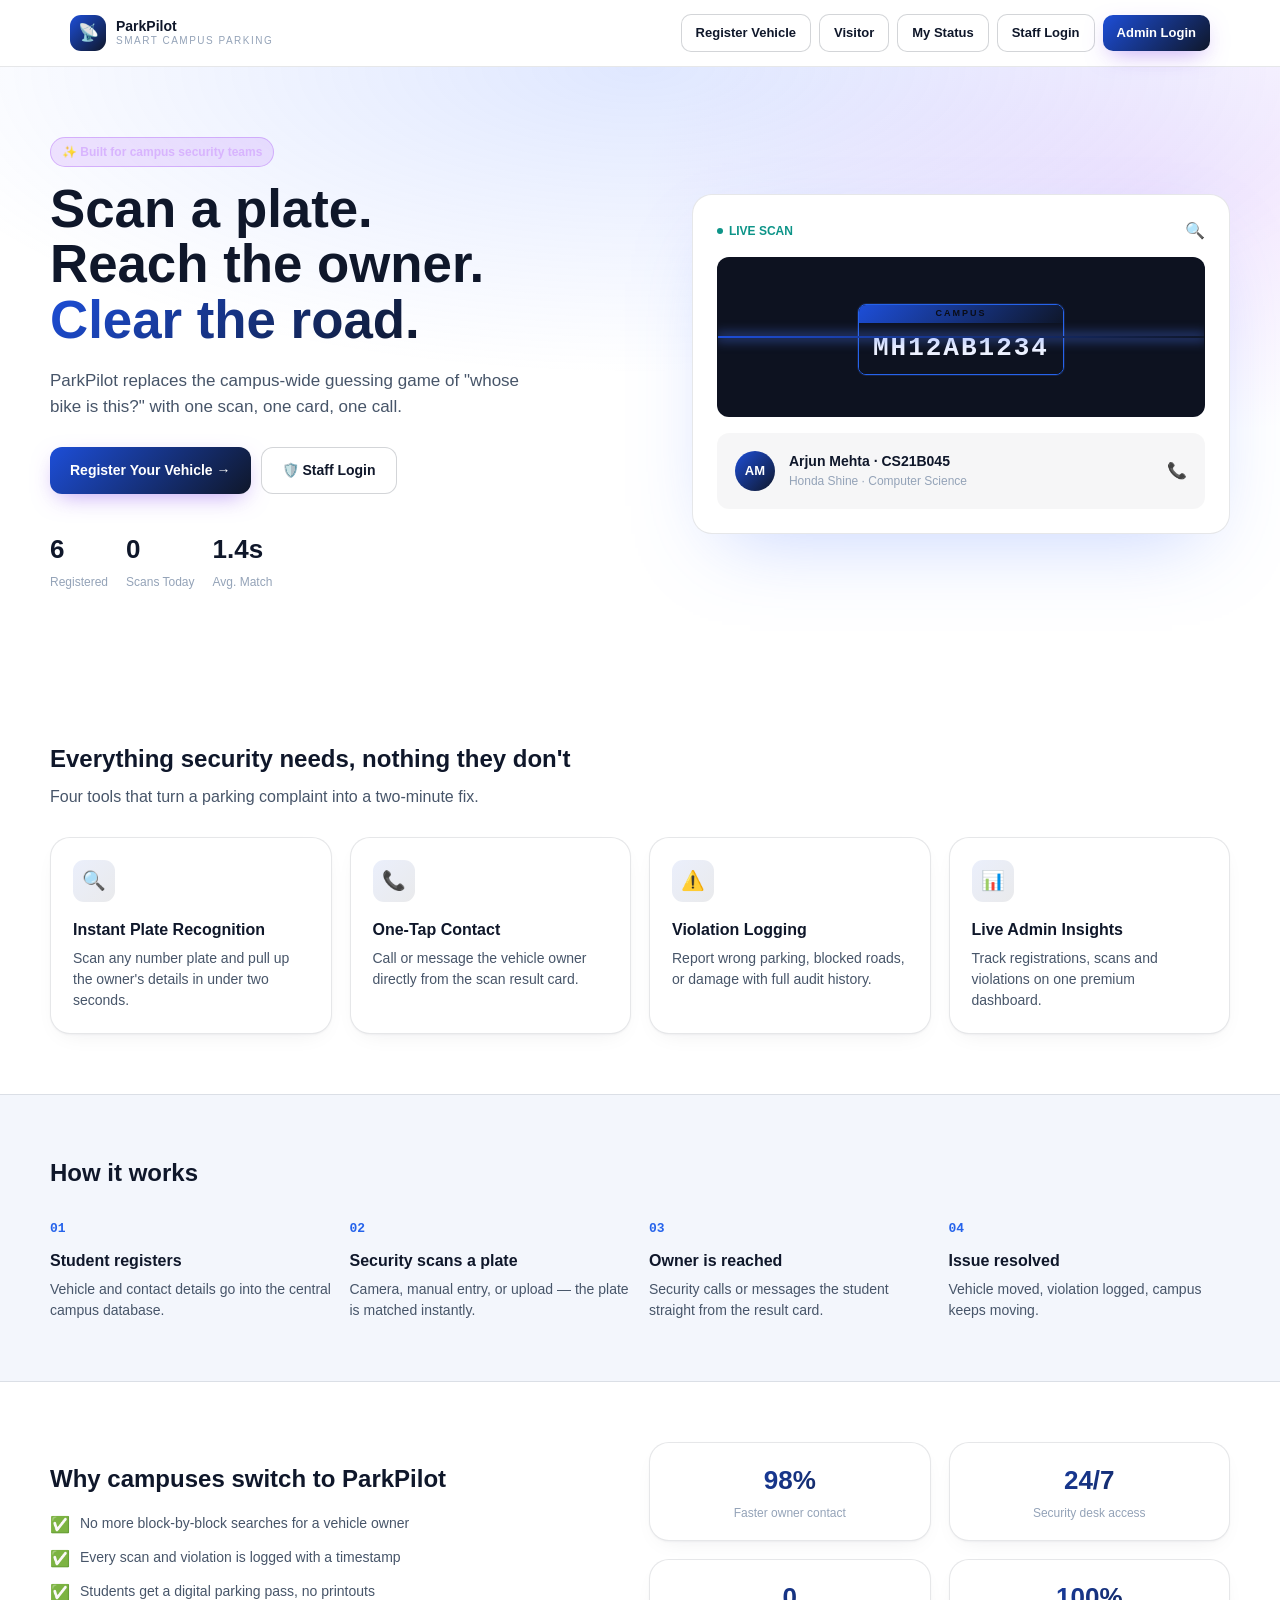
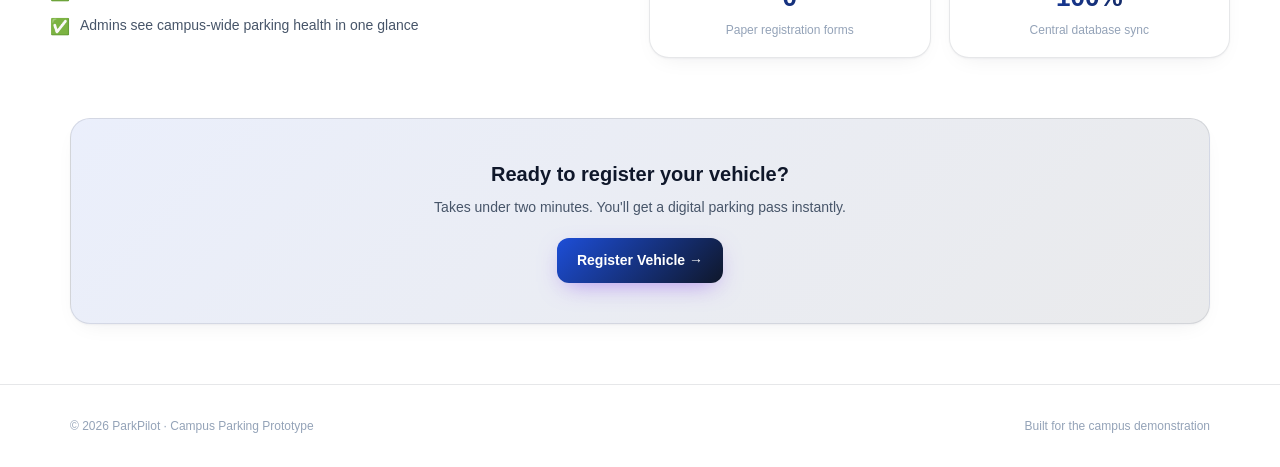
<file: index.html>
<!-- index.html -->
<!DOCTYPE html>
<html lang="en">
<head>
<meta charset="UTF-8" />
<meta name="viewport" content="width=device-width, initial-scale=1.0" />
<title>ParkPilot — Smart Student Parking Management System</title>
<link rel="stylesheet" href="css/styles.css" />
</head>
<body>
<div id="nav-root"></div>

<div class="hero-wrap">
  <div class="hero-glow"></div>
  <div class="container hero-grid">
    <div>
      <span class="badge badge-purple">✨ Built for campus security teams</span>
      <h1 class="hero-title mt-2">
        Scan a plate.<br />Reach the owner.<br />
        <span class="accent">Clear the road.</span>
      </h1>
      <p class="mt-3 text-muted" style="font-size:17px; max-width:480px;">
        ParkPilot replaces the campus-wide guessing game of "whose bike is this?" with one scan, one card, one call.
      </p>
      <div class="flex gap-2 wrap mt-4">
        <a href="register.html" class="btn btn-primary">Register Your Vehicle →</a>
        <a href="staff-login.html" class="btn btn-ghost">🛡️ Staff Login</a>
      </div>
      <div class="flex gap-4 mt-5" style="max-width:380px;">
        <div><div class="stat-value" id="stat-vehicles">—</div><div class="stat-label">Registered</div></div>
        <div><div class="stat-value" id="stat-scans-today">—</div><div class="stat-label">Scans Today</div></div>
        <div><div class="stat-value">1.4s</div><div class="stat-label">Avg. Match</div></div>
      </div>
    </div>

    <div class="glass p-5" style="box-shadow:0 30px 80px -30px rgba(79,124,255,.35);">
      <div class="flex items-center justify-between mb-2">
        <span style="font-size:12px; font-weight:700; color:var(--teal); display:flex; align-items:center; gap:6px;">
          <span class="pulse-dot"></span> LIVE SCAN
        </span>
        <span>🔍</span>
      </div>
      <div class="scan-box">
        <div class="scan-line"></div>
        <div id="hero-plate"></div>
      </div>
      <div class="flex items-center gap-3 p-4" style="background:var(--tint); border-radius:12px;">
        <div class="avatar" style="width:40px;height:40px;font-size:13px;">AM</div>
        <div style="flex:1;">
          <div style="font-size:14px; font-weight:700;">Arjun Mehta · CS21B045</div>
          <div class="text-faint" style="font-size:12px;">Honda Shine · Computer Science</div>
        </div>
        <span>📞</span>
      </div>
    </div>
  </div>
</div>

<div class="container section">
  <h2 style="font-size:24px;">Everything security needs, nothing they don't</h2>
  <p class="text-muted mt-1 mb-4">Four tools that turn a parking complaint into a two-minute fix.</p>
  <div class="grid grid-4">
    <div class="glass feature-card">
      <div class="feature-icon">🔍</div>
      <div style="font-weight:700; margin-bottom:6px;">Instant Plate Recognition</div>
      <div class="text-muted" style="font-size:14px;">Scan any number plate and pull up the owner's details in under two seconds.</div>
    </div>
    <div class="glass feature-card">
      <div class="feature-icon">📞</div>
      <div style="font-weight:700; margin-bottom:6px;">One-Tap Contact</div>
      <div class="text-muted" style="font-size:14px;">Call or message the vehicle owner directly from the scan result card.</div>
    </div>
    <div class="glass feature-card">
      <div class="feature-icon">⚠️</div>
      <div style="font-weight:700; margin-bottom:6px;">Violation Logging</div>
      <div class="text-muted" style="font-size:14px;">Report wrong parking, blocked roads, or damage with full audit history.</div>
    </div>
    <div class="glass feature-card">
      <div class="feature-icon">📊</div>
      <div style="font-weight:700; margin-bottom:6px;">Live Admin Insights</div>
      <div class="text-muted" style="font-size:14px;">Track registrations, scans and violations on one premium dashboard.</div>
    </div>
  </div>
</div>

<div class="section-alt">
  <div class="container section">
    <h2 style="font-size:24px; margin-bottom:28px;">How it works</h2>
    <div class="grid grid-4">
      <div><div class="step-num">01</div><div style="font-weight:700; margin-bottom:6px;">Student registers</div><div class="text-muted" style="font-size:14px;">Vehicle and contact details go into the central campus database.</div></div>
      <div><div class="step-num">02</div><div style="font-weight:700; margin-bottom:6px;">Security scans a plate</div><div class="text-muted" style="font-size:14px;">Camera, manual entry, or upload — the plate is matched instantly.</div></div>
      <div><div class="step-num">03</div><div style="font-weight:700; margin-bottom:6px;">Owner is reached</div><div class="text-muted" style="font-size:14px;">Security calls or messages the student straight from the result card.</div></div>
      <div><div class="step-num">04</div><div style="font-weight:700; margin-bottom:6px;">Issue resolved</div><div class="text-muted" style="font-size:14px;">Vehicle moved, violation logged, campus keeps moving.</div></div>
    </div>
  </div>
</div>

<div class="container section grid grid-2" style="align-items:center;">
  <div>
    <h2 style="font-size:24px; margin-bottom:16px;">Why campuses switch to ParkPilot</h2>
    <div class="flex-col gap-2">
      <div class="flex gap-2" style="align-items:flex-start;"><span>✅</span><span class="text-muted" style="font-size:14px;">No more block-by-block searches for a vehicle owner</span></div>
      <div class="flex gap-2" style="align-items:flex-start;"><span>✅</span><span class="text-muted" style="font-size:14px;">Every scan and violation is logged with a timestamp</span></div>
      <div class="flex gap-2" style="align-items:flex-start;"><span>✅</span><span class="text-muted" style="font-size:14px;">Students get a digital parking pass, no printouts</span></div>
      <div class="flex gap-2" style="align-items:flex-start;"><span>✅</span><span class="text-muted" style="font-size:14px;">Admins see campus-wide parking health in one glance</span></div>
    </div>
  </div>
  <div class="grid grid-2">
    <div class="glass p-4 text-center"><div class="stat-value" style="background:var(--grad-primary); -webkit-background-clip:text; background-clip:text; color:transparent;">98%</div><div class="text-faint" style="font-size:12px; margin-top:4px;">Faster owner contact</div></div>
    <div class="glass p-4 text-center"><div class="stat-value" style="background:var(--grad-primary); -webkit-background-clip:text; background-clip:text; color:transparent;">24/7</div><div class="text-faint" style="font-size:12px; margin-top:4px;">Security desk access</div></div>
    <div class="glass p-4 text-center"><div class="stat-value" style="background:var(--grad-primary); -webkit-background-clip:text; background-clip:text; color:transparent;">0</div><div class="text-faint" style="font-size:12px; margin-top:4px;">Paper registration forms</div></div>
    <div class="glass p-4 text-center"><div class="stat-value" style="background:var(--grad-primary); -webkit-background-clip:text; background-clip:text; color:transparent;">100%</div><div class="text-faint" style="font-size:12px; margin-top:4px;">Central database sync</div></div>
  </div>
</div>

<div class="container" style="padding-bottom:60px;">
  <div class="glass p-8 text-center" style="background:var(--grad-soft);">
    <h3 style="font-size:20px; margin-bottom:8px;">Ready to register your vehicle?</h3>
    <p class="text-muted mb-3" style="font-size:14px;">Takes under two minutes. You'll get a digital parking pass instantly.</p>
    <a href="register.html" class="btn btn-primary">Register Vehicle →</a>
  </div>
</div>

<div class="footer">
  <div class="container footer-inner">
    <span>© 2026 ParkPilot · Campus Parking Prototype</span>
    <span>Built for the campus demonstration</span>
  </div>
</div>

<script src="js/store.js"></script>
<script src="js/auth.js"></script>
<script src="js/ui.js"></script>
<script src="js/landing.js"></script>
</body>
</html>
</file>
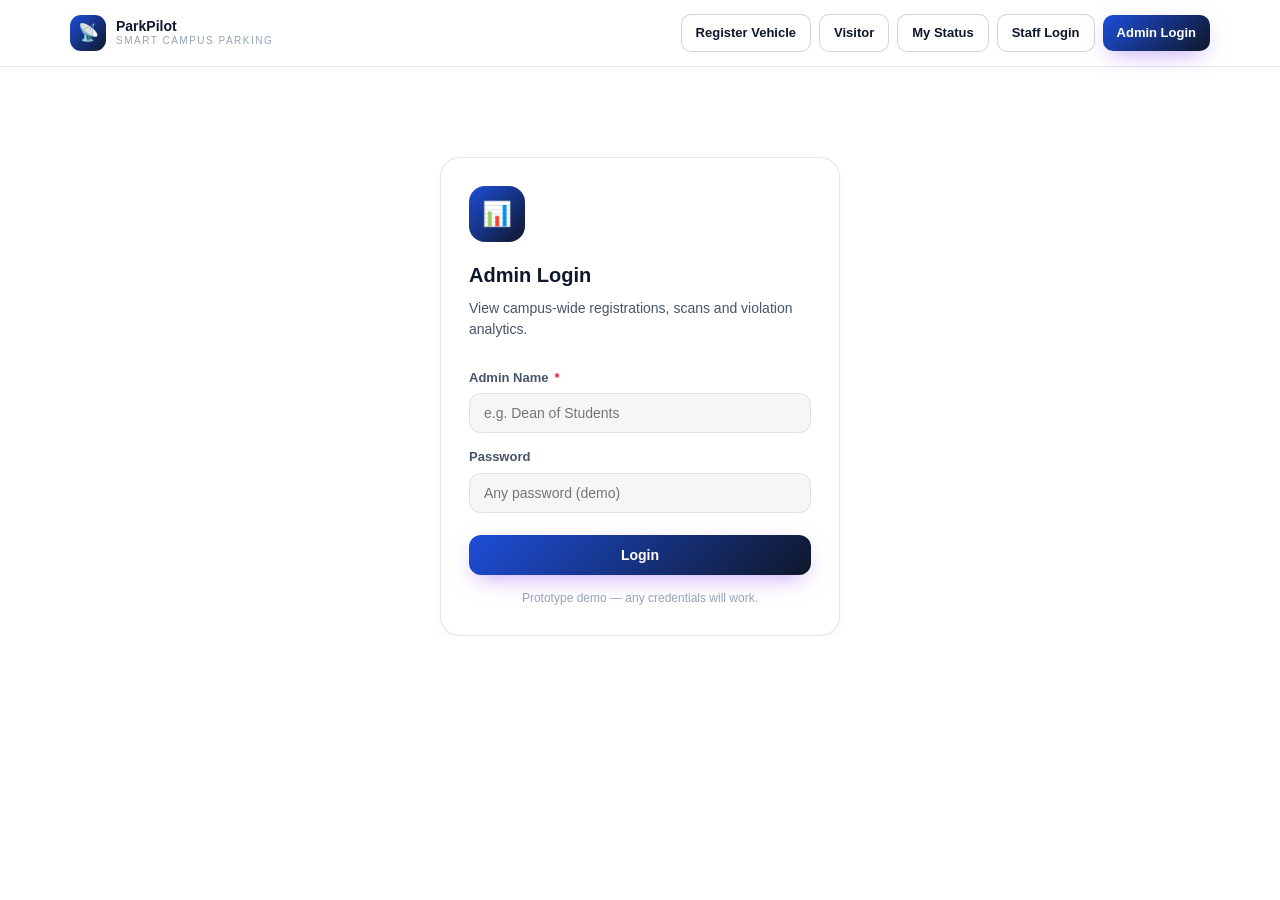
<file: admin-login.html>
<!-- admin-login.html -->
<!DOCTYPE html>
<html lang="en">
<head>
<meta charset="UTF-8" />
<meta name="viewport" content="width=device-width, initial-scale=1.0" />
<title>Admin Login — ParkPilot</title>
<link rel="stylesheet" href="css/styles.css" />
</head>
<body>
<div id="nav-root"></div>

<div class="container-sm" style="padding-top:90px;">
  <div class="glass p-6">
    <div style="width:56px;height:56px;border-radius:16px;background:var(--grad-primary);display:flex;align-items:center;justify-content:center;font-size:24px;margin-bottom:18px;">📊</div>
    <h2 style="font-size:20px;">Admin Login</h2>
    <p class="text-muted mt-1 mb-4" style="font-size:14px;">View campus-wide registrations, scans and violation analytics.</p>
    <form id="login-form" class="flex-col gap-3">
      <label class="field"><span class="field-label">Admin Name <span class="req">*</span></span>
        <input type="text" name="name" placeholder="e.g. Dean of Students" required /></label>
      <label class="field"><span class="field-label">Password</span>
        <input type="password" name="password" placeholder="Any password (demo)" /></label>
      <button type="submit" class="btn btn-primary btn-block mt-1">Login</button>
      <p class="text-faint text-center" style="font-size:12px;">Prototype demo — any credentials will work.</p>
    </form>
  </div>
</div>

<script src="js/store.js"></script>
<script src="js/auth.js"></script>
<script src="js/ui.js"></script>
<script>
document.addEventListener("DOMContentLoaded", () => {
  renderNav();
  document.getElementById("login-form").addEventListener("submit", (e) => {
    e.preventDefault();
    const name = new FormData(e.target).get("name") || "Demo Admin";
    Auth.login("admin", name);
    toast(`Welcome, ${name}`);
    setTimeout(() => (window.location.href = "admin.html"), 250);
  });
});
</script>
</body>
</html>
</file>
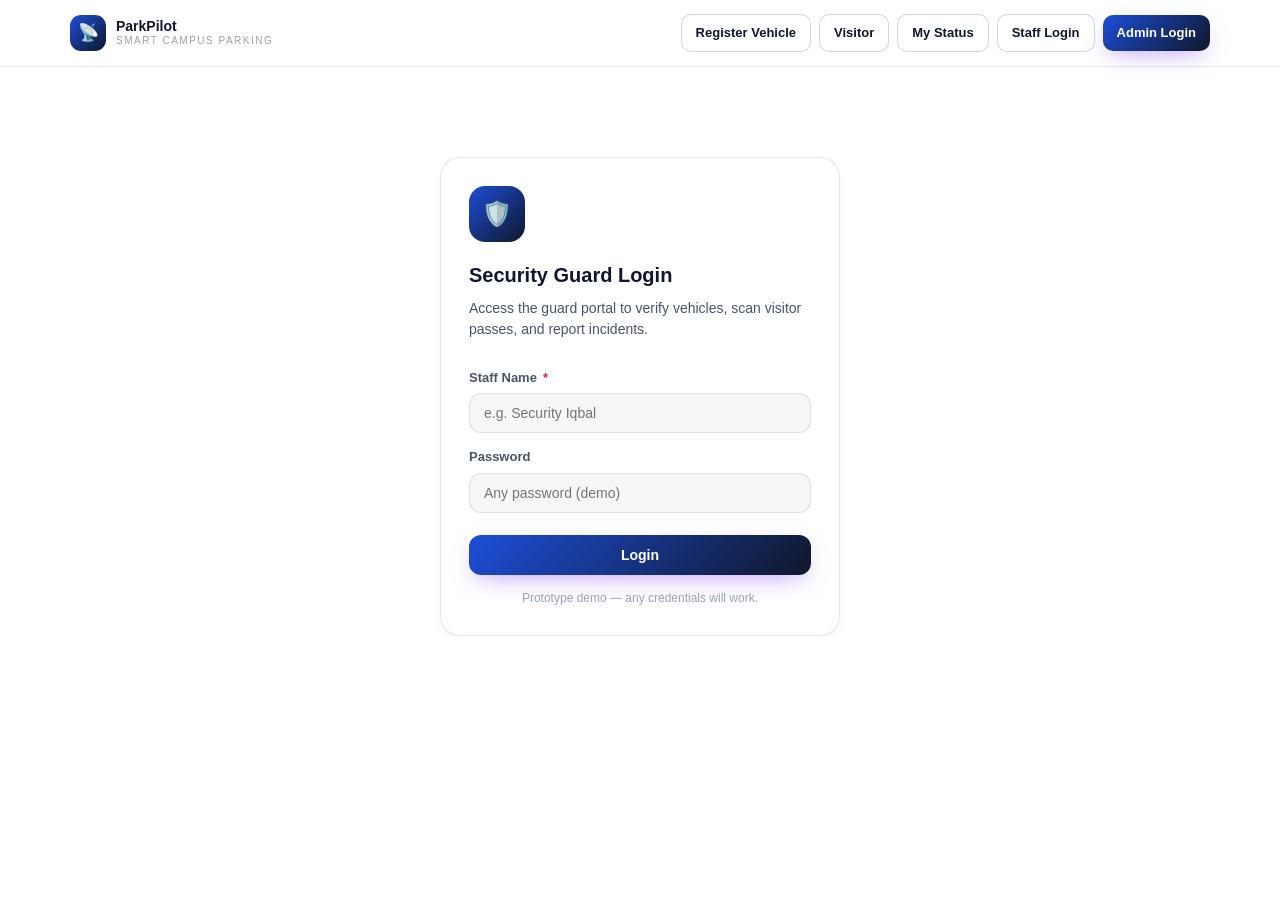
<file: staff-login.html>
<!-- staff-login.html -->
<!DOCTYPE html>
<html lang="en">
<head>
<meta charset="UTF-8" />
<meta name="viewport" content="width=device-width, initial-scale=1.0" />
<title>Staff Login — ParkPilot</title>
<link rel="stylesheet" href="css/styles.css" />
</head>
<body>
<div id="nav-root"></div>

<div class="container-sm" style="padding-top:90px;">
  <div class="glass p-6">
    <div style="width:56px;height:56px;border-radius:16px;background:var(--grad-primary);display:flex;align-items:center;justify-content:center;font-size:24px;margin-bottom:18px;">🛡️</div>
    <h2 style="font-size:20px;">Security Guard Login</h2>
    <p class="text-muted mt-1 mb-4" style="font-size:14px;">Access the guard portal to verify vehicles, scan visitor passes, and report incidents.</p>
    <form id="login-form" class="flex-col gap-3">
      <label class="field"><span class="field-label">Staff Name <span class="req">*</span></span>
        <input type="text" name="name" placeholder="e.g. Security Iqbal" required /></label>
      <label class="field"><span class="field-label">Password</span>
        <input type="password" name="password" placeholder="Any password (demo)" /></label>
      <button type="submit" class="btn btn-primary btn-block mt-1">Login</button>
      <p class="text-faint text-center" style="font-size:12px;">Prototype demo — any credentials will work.</p>
    </form>
  </div>
</div>

<script src="js/store.js"></script>
<script src="js/auth.js"></script>
<script src="js/ui.js"></script>
<script>
document.addEventListener("DOMContentLoaded", () => {
  renderNav();
  document.getElementById("login-form").addEventListener("submit", (e) => {
    e.preventDefault();
    const name = new FormData(e.target).get("name") || "Demo User";
    Auth.login("staff", name);
    toast(`Welcome, ${name}`);
    setTimeout(() => (window.location.href = "staff.html"), 250);
  });
});
</script>
</body>
</html>
</file>
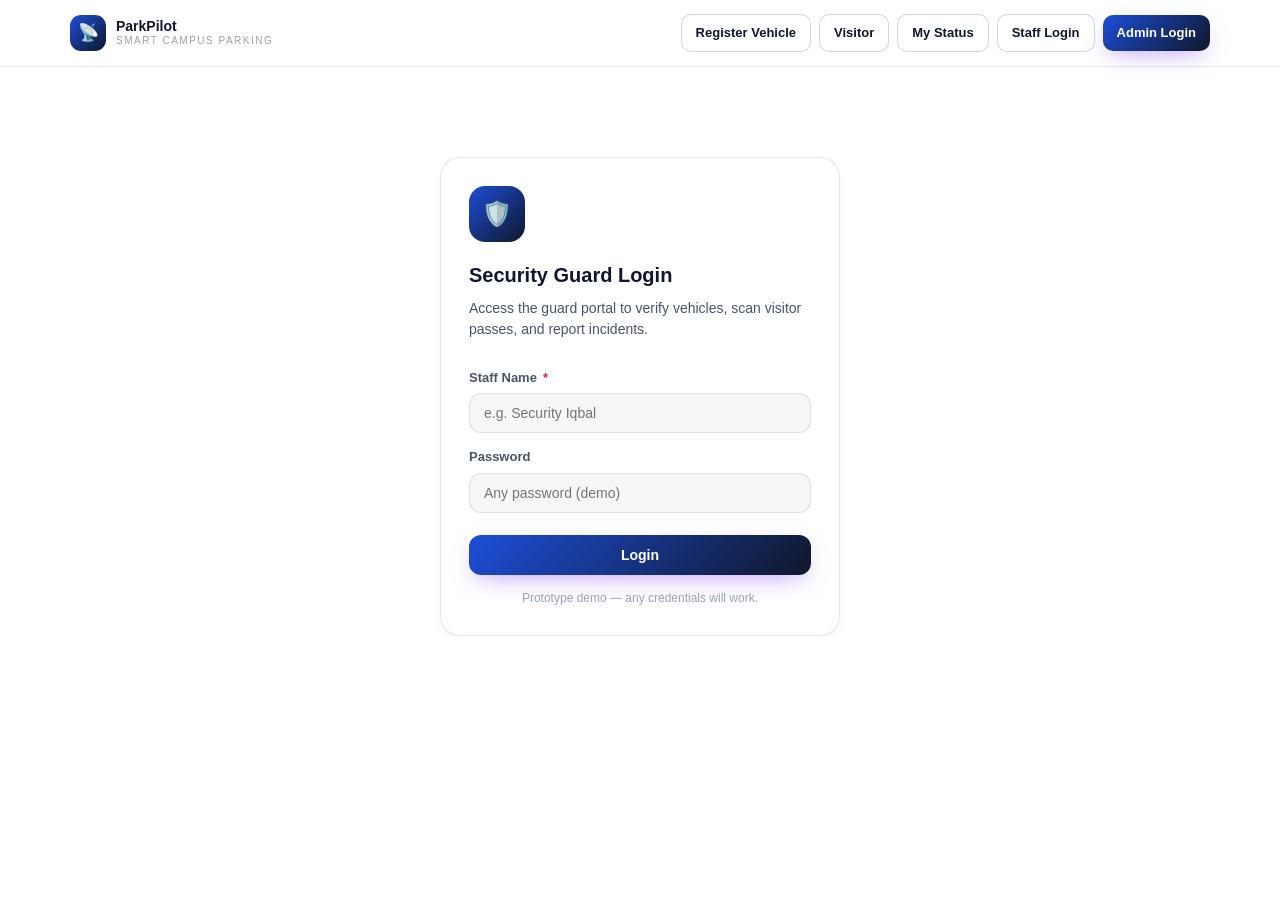
<file: staff.html>
<!-- staff.html -->
<!DOCTYPE html>
<html lang="en">
<head>
<meta charset="UTF-8" />
<meta name="viewport" content="width=device-width, initial-scale=1.0" />
<title>Guard Portal — ParkPilot</title>
<link rel="stylesheet" href="css/styles.css" />
</head>
<body>
<div id="nav-root"></div>

<div class="container" style="padding-top:32px; padding-bottom:60px;">
  <div class="flex items-center justify-between wrap mb-3">
    <div>
      <h1 style="font-size:20px; display:flex; align-items:center; gap:8px;">🛡️ Welcome, <span id="staff-name"></span></h1>
      <p class="text-muted" style="font-size:14px;">Guard Portal — Vehicle &amp; Visitor Verification Desk</p>
    </div>
    <span class="btn btn-ghost btn-sm">📍 Campus: Main Gate</span>
  </div>

  <div class="tabs" id="tabs">
    <button class="tab-btn active" data-tab="scan">🔍 Scan Vehicle</button>
    <button class="tab-btn" data-tab="verify">✅ Verify Vehicle</button>
    <button class="tab-btn" data-tab="visitorpass">🪪 Scan Visitor Pass</button>
    <button class="tab-btn" data-tab="visitorexit">🚪 Visitor Exit</button>
    <button class="tab-btn" data-tab="recent">🕒 Recent Scans</button>
    <button class="tab-btn" data-tab="incidents">🚨 Incidents <span id="incident-count" class="badge badge-red hidden" style="margin-left:4px;"></span></button>
    <button class="tab-btn" data-tab="notifications">🔔 Notifications <span id="notif-count" class="badge badge-blue hidden" style="margin-left:4px;"></span></button>
  </div>

  <!-- ===== Scan / Manual Lookup tab ===== -->
  <div class="tab-panel" id="panel-scan">
    <div class="grid split-2-3">
      <div class="flex-col gap-3">
        <div class="glass p-5">
          <div class="flex items-center justify-between mb-3">
            <div style="font-weight:700;">📷 Camera / Upload</div>
            <span id="scan-demo-label"></span>
          </div>
          <div class="scan-box" id="camera-box" style="height:140px;">
            <span class="text-faint" style="font-size:12px;" id="camera-placeholder">Live feed placeholder</span>
          </div>
          <div class="flex gap-2 mt-3">
            <button class="btn btn-ghost btn-sm" style="flex:1;" id="webcam-btn">📷 Use Webcam</button>
            <label class="btn btn-ghost btn-sm" style="flex:1; text-align:center;">
              ⬆ Upload Image
              <input type="file" accept="image/*" id="upload-input" class="hidden" />
            </label>
          </div>
          <div class="sim-note">⚙ Simulated recognition — always cross-check with Manual Entry.</div>
        </div>
        <div class="glass p-5">
          <div style="font-weight:700; margin-bottom:14px;">🔍 Manual Vehicle Lookup</div>
          <form id="manual-form" class="flex gap-2">
            <input type="text" id="manual-plate" class="mono" placeholder="e.g. MH12AB1234" style="flex:1; background:var(--tint); border:1px solid var(--border); color:var(--text); border-radius:12px; padding:11px 14px; font-size:14px; text-transform:uppercase;" />
            <button type="submit" class="btn btn-primary">Search</button>
          </form>
          <div class="flex gap-1 wrap mt-2" id="quick-plates"></div>
        </div>
      </div>

      <div id="result-area">
        <div class="glass empty-state">
          <div class="icon">🔍</div>
          <div style="font-weight:600;">No scan yet</div>
          <div class="text-faint mt-1" style="font-size:14px;">Use the webcam, upload an image, or type a plate number to search the central registry.</div>
        </div>
      </div>
    </div>
  </div>

  <!-- ===== Verify Vehicle tab (Part 2) ===== -->
  <div class="tab-panel hidden" id="panel-verify">
    <div class="grid split-2-3">
      <div class="glass p-5">
        <div style="font-weight:700; margin-bottom:14px;">Look up a Registration</div>
        <form id="verify-lookup-form" class="flex-col gap-3">
          <label class="field"><span class="field-label">Registration ID or Vehicle Number</span>
            <input type="text" name="query" class="mono" placeholder="e.g. PP-2026-000123 or MH12AB1234" /></label>
          <button type="submit" class="btn btn-primary">Look Up</button>
        </form>
      </div>
      <div id="verify-area">
        <div class="glass empty-state">
          <div class="icon">✅</div>
          <div style="font-weight:600;">No vehicle selected</div>
          <div class="text-faint mt-1" style="font-size:14px;">Look up a Registration ID or vehicle number to begin physical verification.</div>
        </div>
      </div>
    </div>
  </div>

  <!-- ===== Scan Visitor Pass tab (Parts 7–8) ===== -->
  <div class="tab-panel hidden" id="panel-visitorpass">
    <div class="grid split-2-3">
      <div class="flex-col gap-3">
        <div class="glass p-5">
          <div style="font-weight:700; margin-bottom:14px;">📷 Simulated QR Scanner</div>
          <div class="scan-box" id="visitor-camera-box" style="height:120px;">
            <span class="text-faint" style="font-size:12px;">Point camera at visitor's pass</span>
          </div>
          <button class="btn btn-ghost btn-sm w-full mt-3" id="visitor-scan-btn">📷 Simulate Scan</button>
        </div>
        <div class="glass p-5">
          <div style="font-weight:700; margin-bottom:14px;">Enter Visitor ID / Token</div>
          <form id="visitor-lookup-form" class="flex gap-2">
            <input type="text" id="visitor-query" class="mono" placeholder="e.g. VIS-2026-00182" style="flex:1; background:var(--tint); border:1px solid var(--border); color:var(--text); border-radius:12px; padding:11px 14px; font-size:14px; text-transform:uppercase;" />
            <button type="submit" class="btn btn-primary">Check</button>
          </form>
        </div>
      </div>
      <div id="visitor-pass-area">
        <div class="glass empty-state">
          <div class="icon">🪪</div>
          <div style="font-weight:600;">No pass scanned</div>
          <div class="text-faint mt-1" style="font-size:14px;">Scan or enter a Visitor ID / token. First scan checks the visitor in, second scan checks them out.</div>
        </div>
      </div>
    </div>
  </div>

  <!-- ===== Visitor Exit tab (Part 9) ===== -->
  <div class="tab-panel hidden" id="panel-visitorexit">
    <div class="grid split-2-3">
      <div class="glass p-5">
        <div style="font-weight:700; margin-bottom:14px;">Manual Exit (No QR Available)</div>
        <form id="exit-lookup-form" class="flex-col gap-3">
          <label class="field"><span class="field-label">Visitor ID or Vehicle Number</span>
            <input type="text" name="query" class="mono" placeholder="e.g. VIS-2026-00182 or MH14XY5566" /></label>
          <button type="submit" class="btn btn-primary">Find Visitor</button>
        </form>
      </div>
      <div id="exit-area">
        <div class="glass empty-state">
          <div class="icon">🚪</div>
          <div style="font-weight:600;">No visitor selected</div>
          <div class="text-faint mt-1" style="font-size:14px;">Only visitors currently on campus can be exited.</div>
        </div>
      </div>
    </div>
    <div class="glass mt-3" style="overflow:hidden;">
      <div class="p-5" style="font-weight:700; border-bottom:1px solid var(--border);">Currently on Campus</div>
      <div id="on-campus-list"></div>
    </div>
  </div>

  <!-- ===== Recent scans tab ===== -->
  <div class="tab-panel hidden" id="panel-recent">
    <div class="glass" style="overflow:hidden;">
      <div class="p-5" style="font-weight:700; border-bottom:1px solid var(--border);">Recent Scans</div>
      <div id="scans-list"></div>
    </div>
  </div>

  <!-- ===== Incidents tab (Part 11 — replaces Parking Violations) ===== -->
  <div class="tab-panel hidden" id="panel-incidents">
    <div class="flex justify-between mb-2">
      <span class="text-muted" style="font-size:13px;">Vehicle &amp; Security Incidents</span>
      <button class="btn btn-primary btn-sm" id="report-incident-btn">＋ Report Incident</button>
    </div>
    <div class="glass" style="overflow:hidden;">
      <div id="incidents-list"></div>
    </div>
  </div>

  <!-- ===== Notifications tab ===== -->
  <div class="tab-panel hidden" id="panel-notifications">
    <div class="glass" style="overflow:hidden;">
      <div class="p-5" style="font-weight:700; border-bottom:1px solid var(--border);">Notifications</div>
      <div id="notifications-list"></div>
    </div>
  </div>
</div>

<!-- ===== Incident modal ===== -->
<div class="modal-overlay hidden" id="incident-modal">
  <div class="glass modal-box p-6">
    <div class="flex justify-between items-center mb-3">
      <div style="font-weight:700; display:flex; align-items:center; gap:8px;">🚨 Report Vehicle / Security Incident</div>
      <button id="close-incident-modal" class="btn-ghost btn-sm" style="background:none;border:none;">✕</button>
    </div>
    <form id="incident-form" class="flex-col gap-3">
      <label class="field"><span class="field-label">Vehicle Number</span>
        <input type="text" name="vehicleNumber" id="incident-plate" class="mono" placeholder="Optional — leave blank if not vehicle-specific" /></label>
      <label class="field"><span class="field-label">Issue Type <span class="req">*</span></span>
        <select name="issueType" id="incident-type" required></select></label>
      <label class="field"><span class="field-label">Location <span class="req">*</span></span>
        <input type="text" name="location" placeholder="e.g. Block A Entrance" required /></label>
      <label class="field"><span class="field-label">Remarks</span>
        <input type="text" name="remarks" placeholder="Additional details" /></label>
      <button type="submit" class="btn btn-primary btn-block">Submit Report</button>
    </form>
  </div>
</div>

<!-- ===== Sticker issuance modal (Part 3) ===== -->
<div class="modal-overlay hidden" id="sticker-modal">
  <div class="glass modal-box p-6">
    <div class="flex justify-between items-center mb-3">
      <div style="font-weight:700;">🏷️ Issue Sticker</div>
      <button id="close-sticker-modal" class="btn-ghost btn-sm" style="background:none;border:none;">✕</button>
    </div>
    <p class="text-muted mb-3" style="font-size:13.5px;">Vehicle passed verification. Issue a physical sticker to activate the registration.</p>
    <div id="sticker-modal-vehicle" class="mb-3"></div>
    <button class="btn btn-primary btn-block" id="issue-sticker-btn">🏷️ Issue Sticker ID</button>
  </div>
</div>

<!-- ===== Unregistered vehicle action modal (Part 12) ===== -->
<div class="modal-overlay hidden" id="unreg-modal">
  <div class="glass modal-box p-6">
    <div class="flex justify-between items-center mb-3">
      <div style="font-weight:700;">❓ Unregistered Vehicle</div>
      <button id="close-unreg-modal" class="btn-ghost btn-sm" style="background:none;border:none;">✕</button>
    </div>
    <form id="unreg-form" class="flex-col gap-3">
      <div class="mono" id="unreg-plate" style="font-size:16px; font-weight:700;"></div>
      <label class="field"><span class="field-label">Location <span class="req">*</span></span>
        <input type="text" name="location" placeholder="e.g. Main Gate" required /></label>
      <label class="field"><span class="field-label">Action Taken <span class="req">*</span></span>
        <select name="action" id="unreg-action" required></select></label>
      <button type="submit" class="btn btn-primary btn-block">Record Action</button>
    </form>
  </div>
</div>

<script src="js/store.js"></script>
<script src="js/auth.js"></script>
<script src="js/ui.js"></script>
<script src="js/incidents.js"></script>
<script src="js/notifications.js"></script>
<script src="js/staff.js"></script>
</body>
</html>
</file>
<file: css/styles.css>
/* css/styles.css */
/* ==========================================================================
   ParkPilot — Smart Student Parking Management System
   Shared stylesheet (design tokens + components)
   ========================================================================== */

:root {
  /* Majority-white theme, dark-blue accents */
  --bg: #ffffff;
  --bg2: #f3f6fc;
  --panel: #ffffff;
  --panel-hover: #f6f8fd;
  --panel-solid: #0f1c3f;
  --border: rgba(15, 23, 42, 0.10);
  --border-strong: rgba(15, 23, 42, 0.18);
  --tint: rgba(15, 23, 42, 0.035);
  --tint-strong: rgba(15, 23, 42, 0.06);

  --blue: #1d4ed8;
  --blue-soft: #2563eb;
  --purple: #1e3a8a;
  --purple-deep: #0f2f6a;
  --navy: #0f172a;
  --teal: #0d9488;
  --amber: #d97706;
  --red: #e11d48;

  --text: #0f172a;
  --text-muted: #475569;
  --text-faint: #94a3b8;

  --grad-primary: linear-gradient(135deg, var(--blue) 0%, var(--navy) 100%);
  --grad-soft: linear-gradient(135deg, rgba(29, 78, 216, 0.09) 0%, rgba(15, 23, 42, 0.09) 100%);

  --radius-sm: 8px;
  --radius: 14px;
  --radius-lg: 20px;
  --shadow-glow: 0 20px 50px -20px rgba(29, 78, 216, 0.25);
  --shadow-card: 0 1px 2px rgba(15, 23, 42, 0.04), 0 8px 24px -12px rgba(15, 23, 42, 0.10);
}

* { box-sizing: border-box; }
html, body { margin: 0; padding: 0; max-width: 100%; overflow-x: hidden; }
body {
  background: var(--bg);
  color: var(--text);
  font-family: -apple-system, BlinkMacSystemFont, "Segoe UI", Inter, Roboto, sans-serif;
  line-height: 1.5;
  -webkit-font-smoothing: antialiased;
}
h1, h2, h3, h4 { margin: 0; font-weight: 700; overflow-wrap: break-word; }
p { margin: 0; }
a { color: inherit; text-decoration: none; }
button { font-family: inherit; cursor: pointer; }
input, select { font-family: inherit; }
img, svg, canvas, video { max-width: 100%; }
::selection { background: rgba(79, 124, 255, 0.35); }

.container { max-width: 1180px; margin: 0 auto; padding: 0 20px; }
.container-md { max-width: 760px; margin: 0 auto; padding: 0 20px; }
.container-sm { max-width: 440px; margin: 0 auto; padding: 0 20px; }

/* ---------- Layout helpers ---------- */
.flex { display: flex; }
.flex-col { display: flex; flex-direction: column; }
.items-center { align-items: center; }
.justify-between { justify-content: space-between; }
.justify-center { justify-content: center; }
.gap-1 { gap: 6px; }
.gap-2 { gap: 10px; }
.gap-3 { gap: 14px; }
.gap-4 { gap: 18px; }
.wrap { flex-wrap: wrap; }
.grid { display: grid; gap: 18px; }
.grid-2 { grid-template-columns: repeat(2, 1fr); }
.grid-3 { grid-template-columns: repeat(3, 1fr); }
.grid-4 { grid-template-columns: repeat(4, 1fr); }
.mt-1 { margin-top: 8px; } .mt-2 { margin-top: 14px; } .mt-3 { margin-top: 20px; }
.mt-4 { margin-top: 28px; } .mt-5 { margin-top: 36px; } .mt-6 { margin-top: 48px; }
.mb-1 { margin-bottom: 8px; } .mb-2 { margin-bottom: 14px; } .mb-3 { margin-bottom: 20px; }
.mb-4 { margin-bottom: 28px; }
.w-full { width: 100%; }
.text-center { text-align: center; }
.text-muted { color: var(--text-muted); }
.text-faint { color: var(--text-faint); }
.mono { font-family: "SFMono-Regular", Consolas, "Courier New", monospace; overflow-wrap: anywhere; }
.hidden { display: none !important; }

@media (max-width: 1024px) {
  .grid-4 { grid-template-columns: repeat(2, 1fr); }
}
@media (max-width: 860px) {
  .grid-2, .grid-3, .grid-4 { grid-template-columns: 1fr; }
  .grid-4.stat-grid { grid-template-columns: repeat(2, 1fr); }
  .split-2-3, .split-2-1 { grid-template-columns: 1fr !important; }
}
.split-2-3 { grid-template-columns: 2fr 3fr; }
.split-2-1 { grid-template-columns: 2fr 1fr; }

@media (max-width: 480px) {
  .grid-4.stat-grid { grid-template-columns: 1fr; }
  .type-toggle { grid-template-columns: repeat(3, 1fr); }
  .action-grid { grid-template-columns: repeat(2, 1fr); }
  .p-6 { padding: 18px; }
  .p-8 { padding: 24px; }
  .hero-title { font-size: clamp(1.7rem, 8vw, 2.4rem); }
  table { font-size: 12.5px; }
  .modal-box { max-width: 100%; }
}

@media (max-width: 380px) {
  .container, .container-md, .container-sm { padding: 0 14px; }
  .p-5 { padding: 16px; }
  .glass { border-radius: var(--radius); }
  #vehicle-search, #visitor-search, #audit-search { min-width: 0; }
  .filter-bar select, .filter-bar input[type="text"], .filter-bar input[type="date"] { width: 100%; }
  .stat-value { font-size: 21px; }
  .btn { padding: 11px 16px; font-size: 13px; }
  .qr-box { width: 52px; height: 52px; }
  .plate-body span { font-size: 15px; }
  .plate-lg .plate-body span { font-size: 21px; }
}

/* ---------- Nav ---------- */
.nav {
  position: sticky; top: 0; z-index: 40;
  background: rgba(255, 255, 255, 0.85);
  backdrop-filter: blur(14px);
  border-bottom: 1px solid var(--border);
}
.nav-inner { max-width: 1180px; margin: 0 auto; padding: 14px 20px; display: flex; align-items: center; justify-content: space-between; flex-wrap: wrap; gap: 10px; }
@media (max-width: 640px) {
  .nav-inner { padding: 12px 16px; }
  .brand-sub { display: none; }
  .nav-actions { gap: 6px; }
  .nav-actions .btn { padding: 9px 12px; font-size: 12.5px; }
}
.brand { display: flex; align-items: center; gap: 10px; cursor: pointer; }
.brand-mark {
  width: 36px; height: 36px; border-radius: 11px; background: var(--grad-primary);
  display: flex; align-items: center; justify-content: center; font-size: 17px; flex-shrink: 0;
}
.brand-name { font-weight: 800; font-size: 14px; line-height: 1.2; }
.brand-sub { font-size: 10px; letter-spacing: 1.5px; color: var(--text-faint); line-height: 1.2; }
.nav-actions { display: flex; align-items: center; gap: 8px; flex-wrap: wrap; justify-content: flex-end; }
.role-chip {
  font-size: 12px; font-weight: 600; padding: 7px 12px; border-radius: 999px;
  background: var(--panel); border: 1px solid var(--border); color: var(--text-muted);
  display: flex; align-items: center; gap: 6px;
}

/* ---------- Buttons ---------- */
.btn {
  display: inline-flex; align-items: center; justify-content: center; gap: 8px;
  font-weight: 600; font-size: 14px; border-radius: 12px; padding: 12px 20px;
  border: none; transition: transform .15s ease, opacity .15s ease; white-space: nowrap;
}
.btn:hover { transform: translateY(-1px); }
.btn:active { transform: scale(0.98); }
.btn:disabled { opacity: .5; pointer-events: none; }
.btn-primary { background: var(--grad-primary); color: white; box-shadow: 0 8px 24px -8px rgba(124,58,237,.55); }
.btn-ghost { background: var(--panel); color: var(--text); border: 1px solid var(--border-strong); }
.btn-ghost.danger { color: var(--red); }
.btn-ghost.amber { color: var(--amber); }
.btn-sm { padding: 8px 14px; font-size: 13px; border-radius: 10px; }
.btn-block { width: 100%; }

/* ---------- Glass panel ---------- */
.glass {
  background: var(--panel);
  border: 1px solid var(--border);
  border-radius: var(--radius-lg);
  box-shadow: var(--shadow-card);
}
.p-4 { padding: 18px; } .p-5 { padding: 24px; } .p-6 { padding: 28px; } .p-8 { padding: 40px; }

/* ---------- Badges ---------- */
.badge {
  display: inline-flex; align-items: center; gap: 5px; font-size: 12px; font-weight: 700;
  padding: 5px 11px; border-radius: 999px; border: 1px solid transparent;
}
.badge-blue { background: rgba(79,124,255,.15); color: var(--blue-soft); border-color: rgba(79,124,255,.35); }
.badge-purple { background: rgba(168,85,247,.15); color: #d8b4fe; border-color: rgba(168,85,247,.35); }
.badge-teal { background: rgba(45,212,191,.15); color: var(--teal); border-color: rgba(45,212,191,.35); }
.badge-amber { background: rgba(251,191,36,.15); color: var(--amber); border-color: rgba(251,191,36,.35); }
.badge-red { background: rgba(251,113,133,.15); color: var(--red); border-color: rgba(251,113,133,.35); }
.badge-grey { background: var(--tint-strong); color: var(--text-muted); border-color: var(--border); }

/* ---------- Number plate (signature element) ---------- */
.plate { display: inline-flex; flex-direction: column; border-radius: 8px; overflow: hidden;
  border: 1.5px solid var(--blue-soft); box-shadow: 0 0 0 1px rgba(79,124,255,.15); }
.plate-strip { background: var(--grad-primary); font-size: 9px; letter-spacing: 2px; color: #0a0d18;
  font-weight: 800; text-align: center; padding: 2px 0; }
.plate-body { background: #0d1220; padding: 6px 14px; }
.plate-body span { font-size: 18px; font-weight: 700; letter-spacing: 2px; color: #eef2ff; }
.plate-lg .plate-body span { font-size: 26px; }
.plate-sm .plate-body { padding: 3px 9px; }
.plate-sm .plate-body span { font-size: 13px; }

/* ---------- Forms ---------- */
.field { display: block; margin-bottom: 0; }
.field-label { display: flex; align-items: center; gap: 6px; font-size: 13px; font-weight: 600; color: var(--text-muted); margin-bottom: 6px; }
.field-label .req { color: var(--red); }
.field input[type="text"], .field input[type="tel"], .field input[type="email"],
.field input[type="password"], .field select {
  width: 100%; background: var(--tint); border: 1px solid var(--border);
  color: var(--text); border-radius: 12px; padding: 11px 14px; font-size: 14px; outline: none;
  transition: border-color .15s ease;
}
.field input:focus, .field select:focus { border-color: var(--blue); }
.field select option { background: var(--bg2); }
.file-drop {
  display: flex; align-items: center; justify-content: space-between; width: 100%;
  border-radius: 12px; padding: 11px 14px; font-size: 14px; cursor: pointer;
  background: var(--tint); border: 1px dashed var(--border-strong); color: var(--text-faint);
}
.file-drop.has-file { color: var(--text); }
.file-drop input { display: none; }

.type-toggle { display: grid; grid-template-columns: repeat(3, 1fr); gap: 8px; }
.type-option {
  border-radius: 12px; padding: 10px 0; font-size: 13px; font-weight: 600; text-align: center;
  background: var(--tint); border: 1px solid var(--border); color: var(--text-muted);
}
.type-option.active { background: var(--grad-soft); border-color: var(--blue); color: var(--blue-soft); }

.alert-error {
  border-radius: 12px; padding: 12px 16px; font-size: 14px; display: flex; align-items: center; gap: 8px;
  background: rgba(251,113,133,.1); border: 1px solid rgba(251,113,133,.3); color: var(--red);
}

/* ---------- Tabs ---------- */
.tabs { display: flex; gap: 8px; overflow-x: auto; padding-bottom: 4px; margin-bottom: 22px; -webkit-overflow-scrolling: touch; scrollbar-width: thin; }
.tab-btn {
  display: flex; align-items: center; gap: 8px; padding: 11px 16px; border-radius: 12px;
  font-size: 14px; font-weight: 600; white-space: nowrap; background: var(--panel);
  border: 1px solid var(--border); color: var(--text-muted);
}
.tab-btn.active { background: var(--grad-primary); color: white; border-color: transparent; }

/* ---------- Stat cards ---------- */
.stat-card { padding: 22px; }
.stat-icon { width: 38px; height: 38px; border-radius: 10px; background: var(--grad-soft);
  display: flex; align-items: center; justify-content: center; font-size: 17px; margin-bottom: 12px; }
.stat-value { font-size: 26px; font-weight: 800; }
.stat-label { font-size: 12px; color: var(--text-faint); margin-top: 4px; }

/* ---------- Tables / lists ---------- */
.table-scroll { overflow-x: auto; -webkit-overflow-scrolling: touch; scrollbar-width: thin; }
.list-row { padding: 14px 22px; display: flex; align-items: center; justify-content: space-between;
  gap: 10px; flex-wrap: wrap; border-top: 1px solid var(--border); }
.list-row:first-child { border-top: none; }
.list-row > div { min-width: 0; overflow-wrap: anywhere; }
table { width: 100%; border-collapse: collapse; font-size: 14px; }
th { text-align: left; color: var(--text-faint); font-weight: 600; padding-bottom: 8px; padding-right: 14px; white-space: nowrap; }
td { padding: 10px 14px 10px 0; border-top: 1px solid var(--border); overflow-wrap: anywhere; }

/* ---------- Avatar ---------- */
.avatar { border-radius: 999px; display: flex; align-items: center; justify-content: center;
  font-weight: 800; background: var(--grad-primary); color: white; flex-shrink: 0; }

/* ---------- Modal ---------- */
.modal-overlay { position: fixed; inset: 0; background: rgba(0,0,0,.6); z-index: 50;
  display: flex; align-items: center; justify-content: center; padding: 16px; }
.modal-box { width: 100%; max-width: 440px; background: var(--bg2); }

/* ---------- Toast ---------- */
.toast-stack { position: fixed; top: 20px; right: 20px; left: 20px; z-index: 60; display: flex; flex-direction: column;
  align-items: flex-end; gap: 8px; max-width: 320px; margin-left: auto; pointer-events: none; }
.toast { background: var(--bg2); border: 1px solid var(--border-strong); border-radius: 12px; padding: 12px 16px;
  font-size: 13px; font-weight: 600; display: flex; align-items: center; gap: 8px; box-shadow: 0 10px 30px -10px rgba(0,0,0,.5);
  animation: toastIn .25s ease-out; max-width: 100%; pointer-events: auto; }

/* ---------- Animations ---------- */
@keyframes toastIn { from { opacity: 0; transform: translateY(-8px); } to { opacity: 1; transform: translateY(0); } }
@keyframes scanline { 0% { top: 0%; } 50% { top: 90%; } 100% { top: 0%; } }
@keyframes spin { to { transform: rotate(360deg); } }
@keyframes pulse { 0%, 100% { opacity: 1; } 50% { opacity: .35; } }
.spin { animation: spin 1s linear infinite; display: inline-block; }
.pulse-dot { width: 6px; height: 6px; border-radius: 999px; background: var(--teal); display: inline-block; animation: pulse 1.4s ease-in-out infinite; }

/* ---------- Hero ---------- */
.hero-wrap { position: relative; overflow: hidden; }
.hero-glow {
  position: absolute; inset: 0; z-index: -1;
  background: radial-gradient(60% 50% at 50% 0%, rgba(79,124,255,.18), transparent),
              radial-gradient(40% 40% at 90% 20%, rgba(168,85,247,.15), transparent);
}
.hero-grid { display: grid; grid-template-columns: 1.1fr 1fr; gap: 50px; align-items: center; padding: 70px 0 90px; }
@media (max-width: 900px) { .hero-grid { grid-template-columns: 1fr; padding: 40px 0 60px; } }
.hero-title { font-size: clamp(2.1rem, 5vw, 3.3rem); font-weight: 800; line-height: 1.06; }
.hero-title .accent { background: var(--grad-primary); -webkit-background-clip: text; background-clip: text; color: transparent; }
.scan-box { border-radius: 12px; height: 160px; display: flex; align-items: center; justify-content: center;
  margin-bottom: 16px; position: relative; overflow: hidden; background: #0d1220; border: 1px solid var(--border); color: #94a3b8; }
.scan-line { position: absolute; left: 0; right: 0; height: 2px; background: var(--grad-primary);
  box-shadow: 0 0 12px 2px rgba(79,124,255,.6); animation: scanline 2.4s ease-in-out infinite; }

.section { padding: 60px 0; }
.section-alt { background: var(--bg2); border-top: 1px solid var(--border); border-bottom: 1px solid var(--border); }
.feature-card { padding: 22px; transition: transform .2s ease; }
.feature-card:hover { transform: translateY(-4px); }
.feature-icon { width: 42px; height: 42px; border-radius: 11px; background: var(--grad-soft);
  display: flex; align-items: center; justify-content: center; font-size: 19px; margin-bottom: 16px; }
.step-num { font-family: monospace; font-weight: 800; color: var(--blue-soft); margin-bottom: 10px; }

.footer { border-top: 1px solid var(--border); padding: 32px 0; }
.footer-inner { display: flex; align-items: center; justify-content: space-between; flex-wrap: wrap; gap: 10px;
  font-size: 12px; color: var(--text-faint); }

/* ---------- Loading / empty states ---------- */
.skeleton { background: linear-gradient(90deg, rgba(255,255,255,.04), rgba(255,255,255,.09), rgba(255,255,255,.04));
  background-size: 200% 100%; animation: shimmer 1.4s infinite; border-radius: 8px; }
@keyframes shimmer { 0% { background-position: 200% 0; } 100% { background-position: -200% 0; } }
.empty-state { padding: 60px 20px; text-align: center; }
.empty-state .icon { font-size: 34px; opacity: .5; margin-bottom: 10px; }

/* ---------- Result action grid ---------- */
.action-grid { display: grid; grid-template-columns: repeat(4, 1fr); gap: 8px; }
@media (max-width: 560px) { .action-grid { grid-template-columns: repeat(2, 1fr); } }
.action-btn { display: flex; flex-direction: column; align-items: center; justify-content: center; gap: 6px;
  border-radius: 12px; padding: 14px 8px; font-size: 12px; font-weight: 700; border: 1px solid var(--border-strong); }
.action-btn.primary { background: var(--grad-primary); color: white; border-color: transparent; }
.action-btn.plain { background: var(--panel); color: var(--text); }
.action-btn.amber { color: var(--amber); background: var(--panel); }

/* ==========================================================================
   Extensions — Smart Vehicle, Visitor & Parking Management workflows
   (registration lifecycle, visitor passes, verification, incidents, audit)
   All new components below reuse the existing tokens (--blue, --teal,
   --amber, --red, --panel, --tint, --border, --radius*) rather than
   introducing a new palette.
   ========================================================================== */

/* ---------- Key/value tile grid (status pages, verification detail) ---------- */
.kv-grid { display: grid; grid-template-columns: repeat(2, 1fr); gap: 12px; }
@media (max-width: 560px) { .kv-grid { grid-template-columns: 1fr; } }
.kv-tile { background: var(--tint); border: 1px solid var(--border); border-radius: 12px; padding: 12px 14px; min-width: 0; }
.kv-label { font-size: 11px; color: var(--text-faint); margin-bottom: 3px; }
.kv-value { font-size: 14px; font-weight: 600; overflow-wrap: anywhere; }

/* ---------- Timeline (verification / incident history) ---------- */
.timeline { display: flex; flex-direction: column; gap: 10px; }
.timeline-item { font-size: 13px; padding-left: 14px; border-left: 2px solid var(--border-strong); }
.timeline-item .text-faint { font-size: 11.5px; margin-top: 2px; }

/* ---------- Digital pass (verification pass + visitor pass) ---------- */
.pass-card { border-radius: var(--radius-lg); overflow: hidden; border: 1px solid var(--border); box-shadow: var(--shadow-card); }
.pass-head { background: var(--grad-primary); color: #fff; padding: 12px 20px; display: flex; justify-content: space-between;
  align-items: center; font-size: 12px; font-weight: 800; letter-spacing: .4px; gap: 8px; flex-wrap: wrap; overflow-wrap: anywhere; }
.pass-body { background: var(--panel); padding: 20px; }
.pass-row { display: flex; justify-content: space-between; align-items: center; padding: 9px 0; border-top: 1px solid var(--border); font-size: 13.5px; gap: 10px; flex-wrap: wrap; }
.pass-row:first-of-type { border-top: none; }
.pass-row span:first-child { color: var(--text-faint); }
.pass-row span:last-child { overflow-wrap: anywhere; text-align: right; }
.pass-warning { margin-top: 14px; font-size: 12px; color: var(--amber); background: rgba(217,119,6,.1);
  border: 1px solid rgba(217,119,6,.3); border-radius: 10px; padding: 10px 12px; }
.qr-box { width: 88px; height: 88px; flex-shrink: 0; border-radius: 10px; background: #ffffff; border: 1px solid var(--border);
  display: flex; align-items: center; justify-content: center; padding: 5px; overflow: hidden; }
.qr-box img, .qr-box canvas { width: 100%; height: 100%; image-rendering: pixelated; }
.qr-box span { font-family: "SFMono-Regular", Consolas, monospace; font-size: 8px; line-height: 1.15; color: #0f172a;
  word-break: break-all; text-align: center; }
.visitor-shell { max-width: 520px; margin: 0 auto; }

/* ---------- Verification checklist (guard portal) ---------- */
.checklist { display: flex; flex-direction: column; gap: 10px; }
.checklist-item { display: flex; align-items: center; gap: 10px; background: var(--tint); border: 1px solid var(--border);
  border-radius: 12px; padding: 12px 14px; font-size: 14px; cursor: pointer; }
.checklist-item input { width: 17px; height: 17px; accent-color: var(--blue); }

/* ---------- Role tag (audit log actor) ---------- */
.role-tag { font-size: 10px; text-transform: uppercase; letter-spacing: .5px; color: var(--text-faint);
  background: var(--tint-strong); border-radius: 999px; padding: 2px 7px; margin-left: 4px; }

/* ---------- Notification unread dot ---------- */
.notif-dot { width: 8px; height: 8px; border-radius: 999px; background: var(--blue); flex-shrink: 0; align-self: flex-start; margin-top: 4px; }

/* ---------- Sub-tabs (admin dashboard sections) ---------- */
.subtabs { display: flex; gap: 6px; overflow-x: auto; padding-bottom: 4px; margin-bottom: 20px; border-bottom: 1px solid var(--border);
  -webkit-overflow-scrolling: touch; scrollbar-width: thin; }
.subtab-btn { padding: 10px 4px; margin-right: 14px; font-size: 13.5px; font-weight: 600; color: var(--text-faint);
  background: none; border: none; border-bottom: 2px solid transparent; white-space: nowrap; }
.subtab-btn.active { color: var(--blue-soft); border-bottom-color: var(--blue); }

/* ---------- Simple filter bar ---------- */
.filter-bar { display: flex; gap: 8px; flex-wrap: wrap; align-items: center; }
.filter-bar select, .filter-bar input[type="text"], .filter-bar input[type="date"] {
  background: var(--tint); border: 1px solid var(--border); color: var(--text); border-radius: 10px;
  padding: 8px 12px; font-size: 13px; outline: none;
}

/* ---------- Simulated-backend note (report Part 24.12) ---------- */
.sim-note { font-size: 11px; color: var(--text-faint); display: flex; align-items: center; gap: 5px; margin-top: 6px; }
</file>
